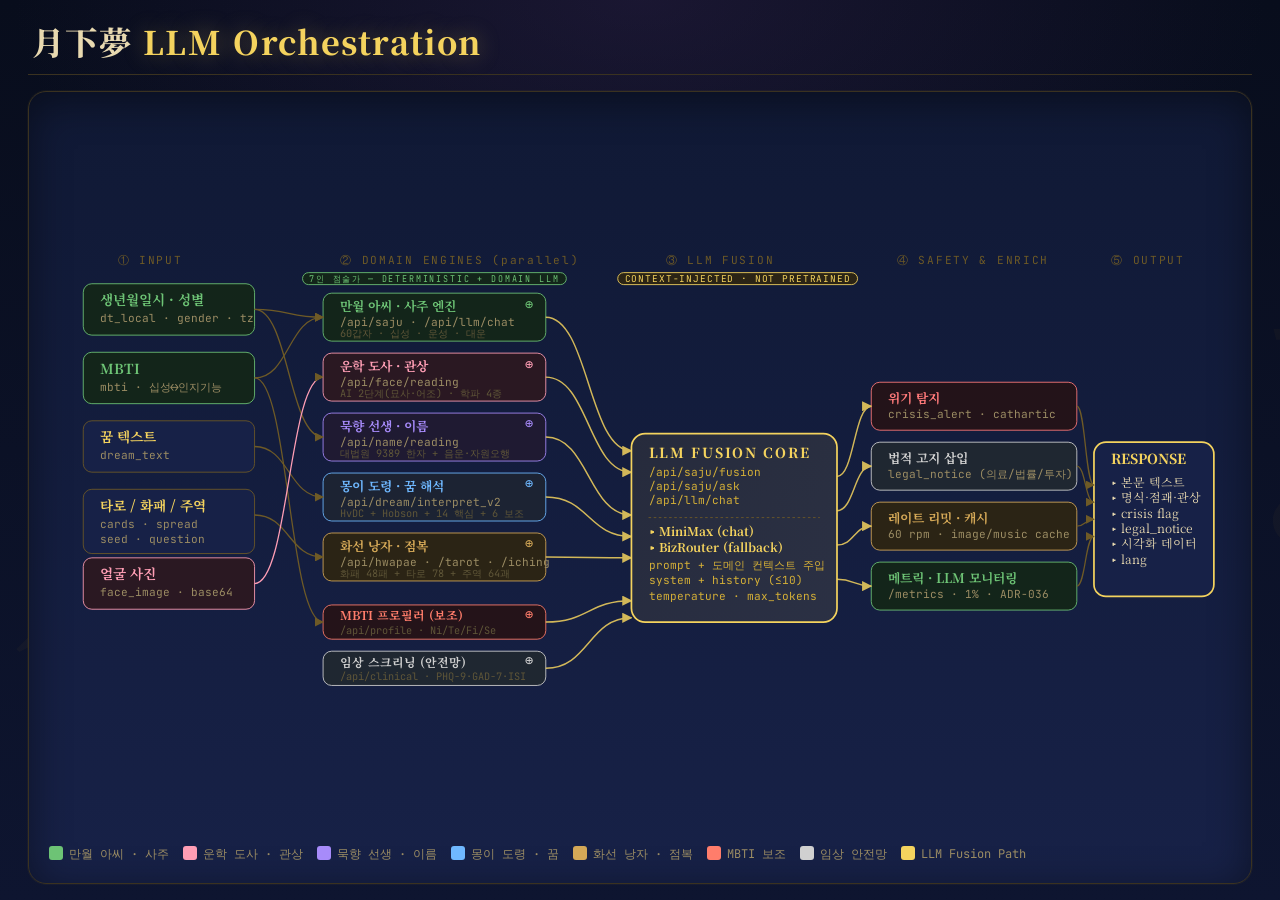
<file: index.html>
<!DOCTYPE html>
<html lang="ko">
<head>
<meta charset="UTF-8" />
<meta name="viewport" content="width=device-width, initial-scale=1" />
<title>月下夢 — LLM Orchestration · 발표용 대시보드</title>
<link rel="preconnect" href="https://fonts.googleapis.com">
<link rel="preconnect" href="https://fonts.gstatic.com" crossorigin>
<link href="https://fonts.googleapis.com/css2?family=Noto+Serif+KR:wght@400;600;800&family=Gowun+Batang:wght@400;700&family=JetBrains+Mono:wght@400;600&display=swap" rel="stylesheet">
<link rel="stylesheet" href="assets/css/index.css">
</head>
<body>
<div class="wrap">

  <!-- HERO -->
  <header class="hero">
    <div>
      <h1>月下夢 <span class="accent">LLM Orchestration</span></h1>
    </div>
  </header>


  <section>
    <div class="arch">
      <svg viewBox="0 0 1380 550" xmlns="http://www.w3.org/2000/svg" aria-label="orchestration diagram">
        <defs>
          <marker id="arr" viewBox="0 0 10 10" refX="9" refY="5" markerWidth="7" markerHeight="7" orient="auto">
            <path d="M0 0 L10 5 L0 10 z" fill="#6e5a26"/>
          </marker>
          <marker id="arrgold" viewBox="0 0 10 10" refX="9" refY="5" markerWidth="7" markerHeight="7" orient="auto">
            <path d="M0 0 L10 5 L0 10 z" fill="#f4d35e"/>
          </marker>
          <linearGradient id="goldgrad" x1="0" x2="1">
            <stop offset="0" stop-color="#d4af37"/>
            <stop offset="1" stop-color="#f4d35e"/>
          </linearGradient>
        </defs>

        <!-- COLUMN HEADERS -->
        <g font-family="JetBrains Mono,monospace" font-size="11" fill="#6e5a26" letter-spacing="2">
          <text x="80"  y="32">① INPUT</text>
          <text x="340" y="32">② DOMAIN ENGINES (parallel)</text>
          <text x="720" y="32">③ LLM FUSION</text>
          <text x="990" y="32">④ SAFETY &amp; ENRICH</text>
          <text x="1240" y="32">⑤ OUTPUT</text>
        </g>

        <!-- DETERMINISTIC EMPHASIS BANNER -->
        <g>
          <rect x="296" y="42" width="308" height="14" rx="7" fill="#13251a" stroke="#6dc375"/>
          <text x="450" y="53" font-size="9" fill="#6dc375" font-family="JetBrains Mono,monospace" text-anchor="middle" letter-spacing="2" textLength="292" lengthAdjust="spacingAndGlyphs">7인 점술가 — DETERMINISTIC + DOMAIN LLM</text>
          <rect x="664" y="42" width="280" height="14" rx="7" fill="#2b2415" stroke="#f4d35e"/>
          <text x="804" y="53" font-size="9" fill="#f4d35e" font-family="JetBrains Mono,monospace" text-anchor="middle" letter-spacing="1" textLength="264" lengthAdjust="spacingAndGlyphs">CONTEXT-INJECTED · NOT PRETRAINED</text>
        </g>

        <!-- COLUMN 1 : USER INPUT -->
        <g>
          <!-- 생년월일시·성별 → 만월 아씨 사주 엔진 -->
          <rect x="40" y="55"  width="200" height="60" rx="10" fill="#13251a" stroke="#6dc375"/>
          <text x="60" y="80" font-size="14" fill="#6dc375" font-weight="700">생년월일시 · 성별</text>
          <text x="60" y="100" font-size="11" fill="#9b8c63" font-family="JetBrains Mono,monospace">dt_local · gender · tz</text>

          <!-- MBTI → 만월 아씨 사주 엔진 (engine/saju/explain.py 융합) -->
          <rect x="40" y="135" width="200" height="60" rx="10" fill="#13251a" stroke="#6dc375"/>
          <text x="60" y="160" font-size="14" fill="#6dc375" font-weight="700">MBTI</text>
          <text x="60" y="180" font-size="11" fill="#9b8c63" font-family="JetBrains Mono,monospace">mbti · 십성↔인지기능</text>

          <rect x="40" y="215" width="200" height="60" rx="10" fill="#172147" stroke="#6e5a26"/>
          <text x="60" y="240" font-size="14" fill="#f4d35e" font-weight="700">꿈 텍스트</text>
          <text x="60" y="260" font-size="11" fill="#9b8c63" font-family="JetBrains Mono,monospace">dream_text</text>

          <rect x="40" y="295" width="200" height="75" rx="10" fill="#172147" stroke="#6e5a26"/>
          <text x="60" y="320" font-size="14" fill="#f4d35e" font-weight="700">타로 / 화패 / 주역</text>
          <text x="60" y="340" font-size="11" fill="#9b8c63" font-family="JetBrains Mono,monospace">cards · spread</text>
          <text x="60" y="358" font-size="11" fill="#9b8c63" font-family="JetBrains Mono,monospace">seed · question</text>

          <!-- 얼굴 사진 (관상 → 운학 도사) -->
          <rect x="40" y="375" width="200" height="60" rx="10" fill="#2a1822" stroke="#ff9eb5"/>
          <text x="60" y="400" font-size="14" fill="#ff9eb5" font-weight="700">얼굴 사진</text>
          <text x="60" y="420" font-size="11" fill="#9b8c63" font-family="JetBrains Mono,monospace">face_image · base64</text>

        </g>

        <!-- COLUMN 2 : DOMAIN ENGINES (7인 점술가 + MBTI + 임상, clickable) -->
        <g>
          <!-- 만월 아씨 — 사주 -->
          <g class="pipe-node" data-pipeline="saju" style="cursor:pointer">
            <rect x="320" y="66" width="260" height="56" rx="10" fill="#13251a" stroke="#6dc375"/>
            <text x="340" y="87" font-size="13" fill="#6dc375" font-weight="700">만월 아씨 · 사주 엔진</text>
            <text x="340" y="104" font-size="11" fill="#9b8c63" font-family="JetBrains Mono,monospace">/api/saju · /api/llm/chat</text>
            <text x="340" y="117" font-size="10" fill="#5f5638" font-family="JetBrains Mono,monospace">60갑자 · 십성 · 운성 · 대운</text>
            <text x="565" y="84" font-size="14" fill="#6dc375" text-anchor="end" font-family="JetBrains Mono,monospace">⊕</text>
          </g>

          <!-- 운학 도사 — 관상 (ADR-273~276 최신화) -->
          <g class="pipe-node" data-pipeline="face" style="cursor:pointer">
            <rect x="320" y="136" width="260" height="56" rx="10" fill="#2a1822" stroke="#ff9eb5"/>
            <text x="340" y="157" font-size="13" fill="#ff9eb5" font-weight="700">운학 도사 · 관상</text>
            <text x="340" y="174" font-size="11" fill="#9b8c63" font-family="JetBrains Mono,monospace">/api/face/reading</text>
            <text x="340" y="187" font-size="10" fill="#5f5638" font-family="JetBrains Mono,monospace">AI 2단계(묘사·어조) · 학파 4종</text>
            <text x="565" y="154" font-size="14" fill="#ff9eb5" text-anchor="end" font-family="JetBrains Mono,monospace">⊕</text>
          </g>


          <!-- 묵향 선생 — 이름 -->
          <g class="pipe-node" data-pipeline="name" style="cursor:pointer">
            <rect x="320" y="206" width="260" height="56" rx="10" fill="#1f1a32" stroke="#a78bfa"/>
            <text x="340" y="227" font-size="13" fill="#a78bfa" font-weight="700">묵향 선생 · 이름</text>
            <text x="340" y="244" font-size="11" fill="#9b8c63" font-family="JetBrains Mono,monospace">/api/name/reading</text>
            <text x="340" y="257" font-size="10" fill="#5f5638" font-family="JetBrains Mono,monospace">대법원 9389 한자 + 음운·자원오행</text>
            <text x="565" y="224" font-size="14" fill="#a78bfa" text-anchor="end" font-family="JetBrains Mono,monospace">⊕</text>
          </g>

          <!-- 몽이 도령 — 꿈 -->
          <g class="pipe-node" data-pipeline="dream" style="cursor:pointer">
            <rect x="320" y="276" width="260" height="56" rx="10" fill="#1c2333" stroke="#6fb8ff"/>
            <text x="340" y="297" font-size="13" fill="#6fb8ff" font-weight="700">몽이 도령 · 꿈 해석</text>
            <text x="340" y="314" font-size="11" fill="#9b8c63" font-family="JetBrains Mono,monospace">/api/dream/interpret_v2</text>
            <text x="340" y="327" font-size="10" fill="#5f5638" font-family="JetBrains Mono,monospace">HvDC + Hobson + 14 핵심 + 6 보조</text>
            <text x="565" y="294" font-size="14" fill="#6fb8ff" text-anchor="end" font-family="JetBrains Mono,monospace">⊕</text>
          </g>

          <!-- 화선 낭자 — 화패·타로·주역 -->
          <g class="pipe-node" data-pipeline="divination" style="cursor:pointer">
            <rect x="320" y="346" width="260" height="56" rx="10" fill="#2b2415" stroke="#d4a857"/>
            <text x="340" y="367" font-size="13" fill="#d4a857" font-weight="700">화선 낭자 · 점복</text>
            <text x="340" y="384" font-size="11" fill="#9b8c63" font-family="JetBrains Mono,monospace">/api/hwapae · /tarot · /iching</text>
            <text x="340" y="397" font-size="10" fill="#5f5638" font-family="JetBrains Mono,monospace">화패 48패 + 타로 78 + 주역 64괘</text>
            <text x="565" y="364" font-size="14" fill="#d4a857" text-anchor="end" font-family="JetBrains Mono,monospace">⊕</text>
          </g>

          <!-- MBTI -->
          <g class="pipe-node" data-pipeline="mbti" style="cursor:pointer">
            <rect x="320" y="430" width="260" height="40" rx="10" fill="#241319" stroke="#ff7d6b"/>
            <text x="340" y="448" font-size="12" fill="#ff7d6b" font-weight="700">MBTI 프로필러 (보조)</text>
            <text x="340" y="464" font-size="10" fill="#5f5638" font-family="JetBrains Mono,monospace">/api/profile · Ni/Te/Fi/Se</text>
            <text x="565" y="446" font-size="14" fill="#ff7d6b" text-anchor="end" font-family="JetBrains Mono,monospace">⊕</text>
          </g>

          <!-- 임상 -->
          <g class="pipe-node" data-pipeline="clinical" style="cursor:pointer">
            <rect x="320" y="484" width="260" height="40" rx="10" fill="#1f2731" stroke="#d0d0d0"/>
            <text x="340" y="502" font-size="12" fill="#d0d0d0" font-weight="700">임상 스크리닝 (안전망)</text>
            <text x="340" y="518" font-size="10" fill="#5f5638" font-family="JetBrains Mono,monospace">/api/clinical · PHQ-9·GAD-7·ISI</text>
            <text x="565" y="500" font-size="14" fill="#d0d0d0" text-anchor="end" font-family="JetBrains Mono,monospace">⊕</text>
          </g>
        </g>

        <!-- COLUMN 3 : LLM FUSION -->
        <g>
          <rect x="680" y="230" width="240" height="220" rx="16" fill="url(#goldgrad)" opacity=".1"/>
          <rect x="680" y="230" width="240" height="220" rx="16" fill="none" stroke="#f4d35e" stroke-width="2"/>
          <text x="700" y="258" font-size="14" fill="#f4d35e" font-weight="800" letter-spacing="2">LLM FUSION CORE</text>
          <text x="700" y="280" font-size="11" fill="#d4af37" font-family="JetBrains Mono,monospace">/api/saju/fusion</text>
          <text x="700" y="296" font-size="11" fill="#d4af37" font-family="JetBrains Mono,monospace">/api/saju/ask</text>
          <text x="700" y="312" font-size="11" fill="#d4af37" font-family="JetBrains Mono,monospace">/api/llm/chat</text>

          <line x1="700" y1="328" x2="900" y2="328" stroke="#6e5a26" stroke-dasharray="3 3"/>

          <text x="700" y="350" font-size="12" fill="#f4d35e" font-weight="700">▸ MiniMax (chat)</text>
          <text x="700" y="368" font-size="12" fill="#f4d35e" font-weight="700">▸ BizRouter (fallback)</text>
          <text x="700" y="388" font-size="11" fill="#d4af37" font-family="JetBrains Mono,monospace">prompt + 도메인 컨텍스트 주입</text>
          <text x="700" y="406" font-size="11" fill="#d4af37" font-family="JetBrains Mono,monospace">system + history (≤10)</text>
          <text x="700" y="424" font-size="11" fill="#d4af37" font-family="JetBrains Mono,monospace">temperature · max_tokens</text>
        </g>

        <!-- COLUMN 4 : SAFETY -->
        <g>
          <rect x="960" y="170" width="240" height="56" rx="10" fill="#231319" stroke="#ff7a7a"/>
          <text x="980" y="194" font-size="13" fill="#ff7a7a" font-weight="700">위기 탐지</text>
          <text x="980" y="212" font-size="11" fill="#9b8c63" font-family="JetBrains Mono,monospace">crisis_alert · cathartic</text>

          <rect x="960" y="240" width="240" height="56" rx="10" fill="#1f2731" stroke="#d0d0d0"/>
          <text x="980" y="264" font-size="13" fill="#d0d0d0" font-weight="700">법적 고지 삽입</text>
          <text x="980" y="282" font-size="11" fill="#9b8c63" font-family="JetBrains Mono,monospace">legal_notice (의료/법률/투자)</text>

          <rect x="960" y="310" width="240" height="56" rx="10" fill="#2b2415" stroke="#d4a857"/>
          <text x="980" y="334" font-size="13" fill="#d4a857" font-weight="700">레이트 리밋 · 캐시</text>
          <text x="980" y="352" font-size="11" fill="#9b8c63" font-family="JetBrains Mono,monospace">60 rpm · image/music cache</text>

          <rect x="960" y="380" width="240" height="56" rx="10" fill="#13251a" stroke="#6dc375"/>
          <text x="980" y="404" font-size="13" fill="#6dc375" font-weight="700">메트릭 · LLM 모니터링</text>
          <text x="980" y="422" font-size="11" fill="#9b8c63" font-family="JetBrains Mono,monospace">/metrics · 1% · ADR-036</text>
        </g>

        <!-- COLUMN 5 : OUTPUT -->
        <g>
          <rect x="1220" y="240" width="140" height="180" rx="14" fill="#172147" stroke="#f4d35e" stroke-width="2"/>
          <text x="1240" y="266" font-size="14" fill="#f4d35e" font-weight="800">RESPONSE</text>
          <text x="1240" y="292" font-size="12" fill="#e8d9b0">▸ 본문 텍스트</text>
          <text x="1240" y="310" font-size="12" fill="#e8d9b0">▸ 명식·점괘·관상</text>
          <text x="1240" y="328" font-size="12" fill="#e8d9b0">▸ crisis flag</text>
          <text x="1240" y="346" font-size="12" fill="#e8d9b0">▸ legal_notice</text>
          <text x="1240" y="364" font-size="12" fill="#e8d9b0">▸ 시각화 데이터</text>
          <text x="1240" y="382" font-size="12" fill="#e8d9b0">▸ lang</text>
        </g>

        <!-- EDGES : input -> engines (실 코드 매핑 정합)
             INPUT y 중심: 1=85(생년) · 2=165(MBTI) · 3=245(꿈) · 4=325(점복) · 5=405(얼굴)
             DOMAIN y 중심: 사주=94 · 관상=164 · 이름=234 · 꿈=304 · 점복=374 · MBTI보조=450 · 임상=504
             (palm·star 도메인 제거 — 노드·입력·간선·범례 모두 삭제)
        -->
        <g fill="none" stroke="#6e5a26" stroke-width="1.5" marker-end="url(#arr)">
          <!-- 생년월일시·성별 (y=85) → 사주(83) + 이름(281) -->
          <path class="edge" d="M240 85   C 280 85, 280 94, 320 94"/>
          <path class="edge" d="M240 85   C 280 85, 280 234,320 234"/>
          <!-- MBTI (y=165) → 사주 융합(83) + MBTI 보조(537) -->
          <path class="edge" d="M240 165  C 280 165,280 94, 320 94"/>
          <path class="edge" d="M240 165  C 280 165,280 450,320 450"/>
          <!-- 꿈 텍스트 (y=245) → 몽이 도령 꿈 해석(347) -->
          <path class="edge" d="M240 245  C 280 245,280 304,320 304"/>
          <!-- 타로/화패/주역 + question (y=325) → 화선 점복(413) -->
          <path class="edge" d="M240 325  C 280 325,280 374,320 374"/>
          <!-- 얼굴 사진 (y=405) → 운학 도사 관상(149) -->
          <path stroke="#ff9eb5" class="edge" d="M240 405  C 280 405,280 164,320 164"/>
          <!-- 임상은 사용자 별도 자가검사 선택 (INPUT 직결 X — 별도 선택 단계) -->
        </g>

        <!-- EDGES : engines -> fusion (9개 → fusion box 230~450) -->
        <g fill="none" stroke="#f4d35e" stroke-width="1.7" marker-end="url(#arrgold)" opacity=".85">
          <path class="edge" id="e-saju"     d="M580 94  C 630 94, 630 250, 680 250"/>
          <path class="edge" id="e-face"     d="M580 164 C 630 164, 630 275, 680 275"/>
          <path class="edge" id="e-name"     d="M580 234 C 630 234, 630 325, 680 325"/>
          <path class="edge" id="e-dream"    d="M580 304 C 630 304, 630 350, 680 350"/>
          <path class="edge" id="e-div"      d="M580 374 C 630 374, 630 375, 680 375"/>
          <path class="edge" id="e-mbti"     d="M580 450 C 630 450, 630 425, 680 425"/>
          <path class="edge" id="e-clinical" d="M580 504 C 630 504, 630 445, 680 445"/>
        </g>

        <!-- EDGES : fusion -> safety (4개 → safety box 170~436) -->
        <g fill="none" stroke="#f4d35e" stroke-width="1.7" marker-end="url(#arrgold)" opacity=".85">
          <path class="edge" d="M920 280 C 940 280,940 198,960 198"/>
          <path class="edge" d="M920 320 C 940 320,940 268,960 268"/>
          <path class="edge" d="M920 360 C 940 360,940 338,960 338"/>
          <path class="edge" d="M920 400 C 940 400,940 408,960 408"/>
        </g>

        <!-- EDGES : safety -> output (4개) -->
        <g fill="none" stroke="#6e5a26" stroke-width="1.5" marker-end="url(#arr)">
          <path class="edge" d="M1200 198 C 1210 198,1210 290,1220 290"/>
          <path class="edge" d="M1200 268 C 1210 268,1210 310,1220 310"/>
          <path class="edge" d="M1200 338 C 1210 338,1210 330,1220 330"/>
          <path class="edge" d="M1200 408 C 1210 408,1210 350,1220 350"/>
        </g>

      </svg>

      <div class="legend">
        <span><i style="background:#6dc375"></i>만월 아씨 · 사주</span>
        <span><i style="background:#ff9eb5"></i>운학 도사 · 관상</span>
        <span><i style="background:#a78bfa"></i>묵향 선생 · 이름</span>
        <span><i style="background:#6fb8ff"></i>몽이 도령 · 꿈</span>
        <span><i style="background:#d4a857"></i>화선 낭자 · 점복</span>
        <span><i style="background:#ff7d6b"></i>MBTI 보조</span>
        <span><i style="background:#d0d0d0"></i>임상 안전망</span>
        <span><i style="background:#f4d35e"></i>LLM Fusion Path</span>
      </div>
    </div>
  </section>


</div>

<script type="module" src="assets/js/main.js"></script>

<!-- 파이프라인 세부 모달 -->
<div class="pipe-modal-bg" id="pipe-modal-bg" role="dialog" aria-modal="true">
  <div class="pipe-modal" style="position:relative">
    <div id="pipe-modal-body"></div>
  </div>
</div>
</body>
</html>
</file>
<file: assets/css/index.css>
@import url('./01-tokens.css');
@import url('./02-hero.css');
@import url('./03-mobile.css');
@import url('./04-section.css');
@import url('./05-architecture.css');
@import url('./10-edge.css');
@import url('./11-modal.css');
@import url('./12-modal-steps.css');
@import url('./13-fit-viewport.css');
</file>
